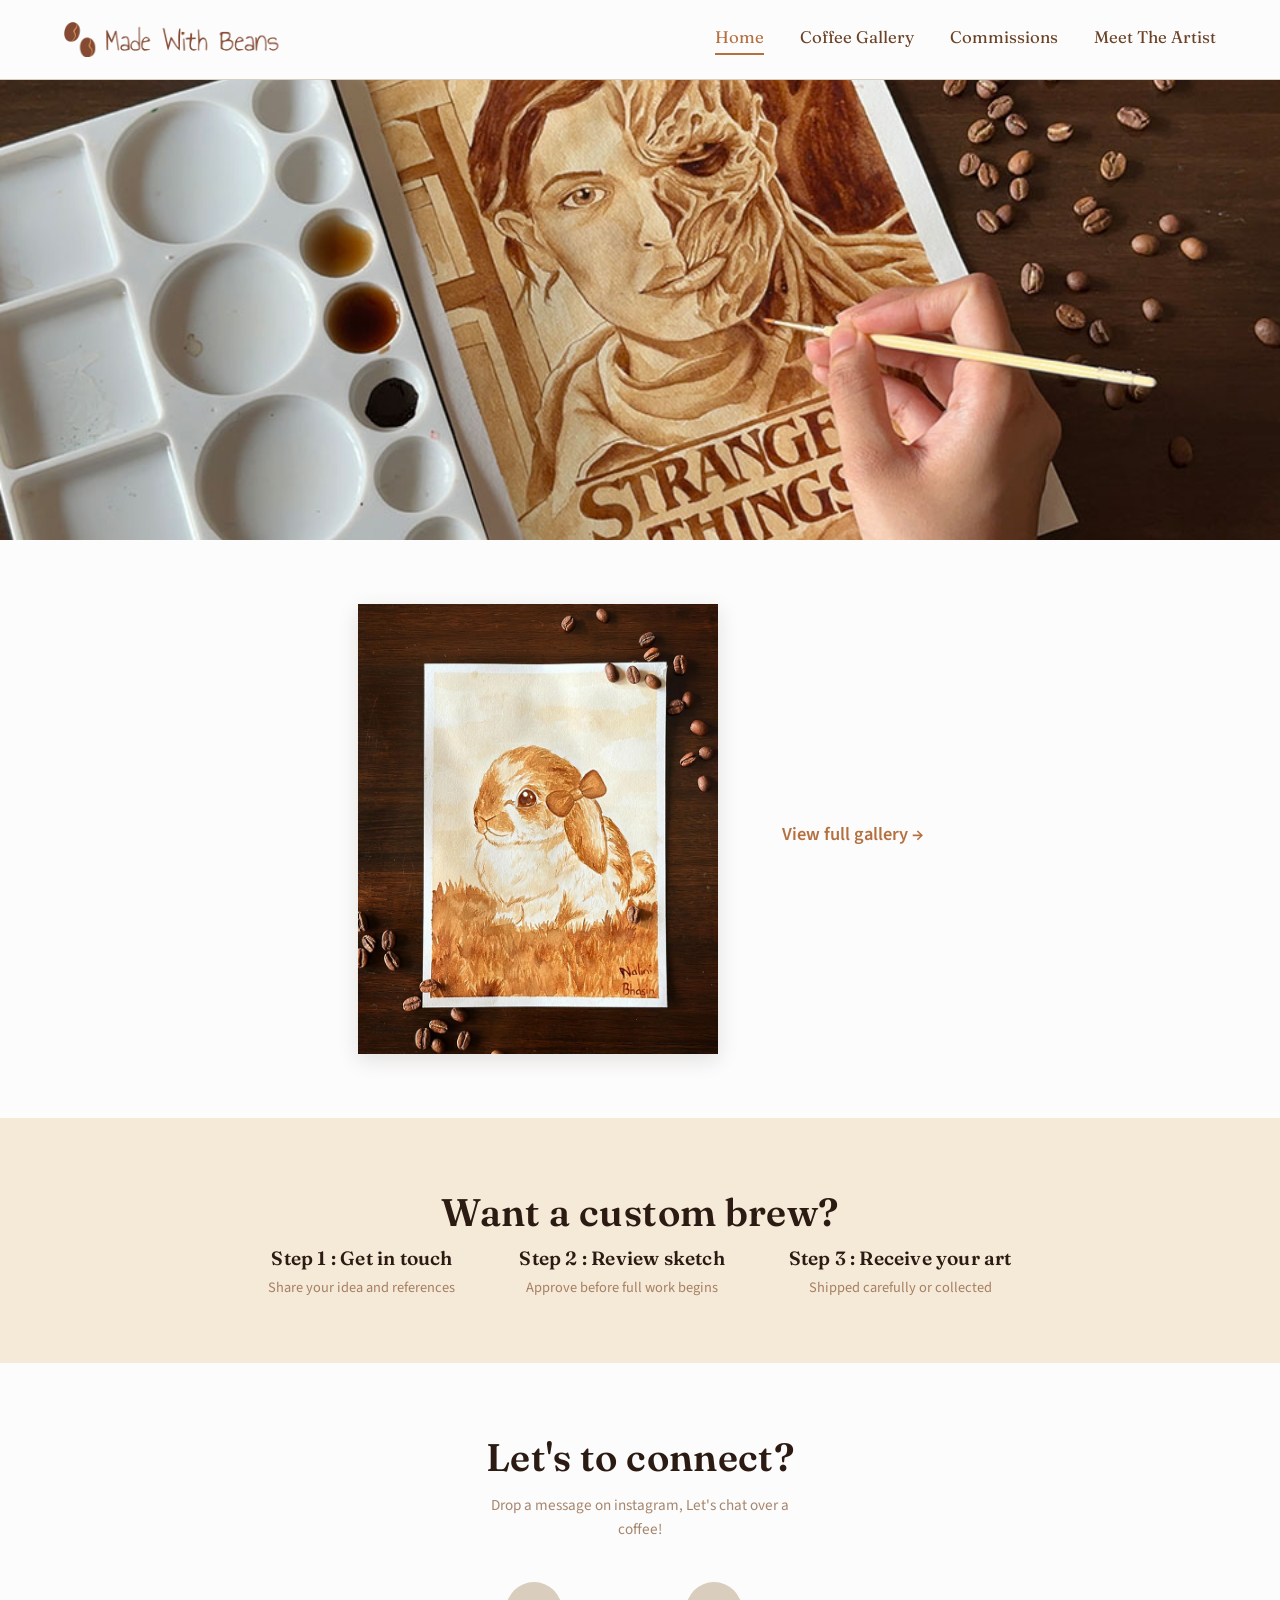
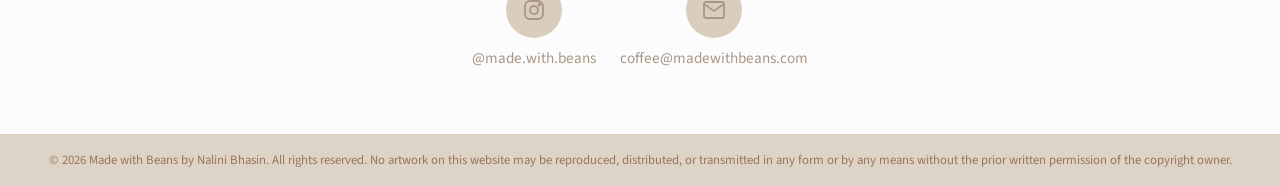
<file: index.html>
<!DOCTYPE html>
<html lang="en">
<head>
  <meta charset="UTF-8">
  <meta name="viewport" content="width=device-width, initial-scale=1.0">
  <title>Made with Beans — Coffee Art</title>
  <meta name="description" content="Original art made with coffee on watercolor paper. Browse the gallery or commission a custom piece.">
  <link rel="preconnect" href="https://fonts.googleapis.com">
  <link rel="preconnect" href="https://fonts.gstatic.com" crossorigin>
<link href="https://fonts.googleapis.com/css2?family=Fraunces:ital,opsz,wght@0,9..144,500;0,9..144,600;1,9..144,500&family=Source+Sans+3:wght@400;500;600;700&display=swap" rel="stylesheet"> <link rel="stylesheet" href="css/style.css">
</head>
<body>

  <div class="site-wrapper">

    <!-- ===== HEADER ===== -->
    <header class="site-header">
      <a href="index.html" class="logo-link">
        <span class="logo-mark">
          <img src="images/logoLight.png" alt="Made with Beans Logo">
        </span>
      </a>
      <nav class="desktop-nav" aria-label="Primary navigation">
        <a href="index.html">Home</a>
        <a href="gallery.html">Coffee Gallery</a>
        <a href="commissions.html">Commissions</a>
        <a href="about.html">Meet The Artist</a>
      </nav>
      <button class="burger-btn" aria-label="Open menu" aria-expanded="false">
        <span></span><span></span><span></span>
      </button>
    </header>

    <!-- ===== BURGER MENU ===== -->
    <div class="menu-overlay"></div>
    <nav class="menu-panel" aria-label="Site navigation">
      <div class="menu-panel-header">
        <span class="menu-title">Menu</span>
        <button class="menu-close" aria-label="Close menu">✕</button>
      </div>
      <ul class="menu-list">
        <li><a href="index.html">Home</a></li>
        <li><a href="gallery.html">Coffee Gallery</a></li>
        <li><a href="commissions.html">Commissions</a></li>
        <li><a href="about.html">Meet the Artist</a></li>
      </ul>
    </nav>

    <!-- ===== HERO ===== -->
    <section class="hero">
      <img src="images/hero-coffee-table.jpg" alt="Coffee cup and a coffee painting laid on a wooden table, surrounded by coffee beans">
    </section>

    <!-- ===== FEATURED PIECE ===== -->
      <section class="featured reveal">
        <div class="featured-frame">
          <img
            id="featuredImage"
            src="images/art-bunny.jpg"
            alt="Coffee painting of a rabbit sitting in grass, titled Bunny">
        </div>
       <a href="gallery.html" class="link-cta">View full gallery →</a>
      </section>

    <!-- ===== COMMISSIONS TEASER ===== -->
    <section class="commissions-section reveal">
      <h2>Want a custom brew?</h2>
      <div class="steps">
        <div class="step">
          <h3>Step 1 : Get in touch</h3>
          <p>Share your idea and references</p>
        </div>
        <div class="step">
          <h3>Step 2 : Review sketch</h3>
          <p>Approve before full work begins</p>
        </div>
        <div class="step">
          <h3>Step 3 : Receive your art</h3>
          <p>Shipped carefully or collected</p>
        </div>
      </div>
    </section>

    <!-- ===== FIND US ===== -->
    <section class="contact-section reveal">
      <h2>Let's to connect?</h2>
      <p class="tagline">Drop a message on instagram, Let's chat over a coffee!</p>
      <div class="contact-links">
        <a href="https://instagram.com/made.with.beans" class="contact-icon-link" target="_blank" rel="noopener">
          <span class="icon-circle" aria-hidden="true">
            <svg viewBox="0 0 24 24" fill="none" stroke="currentColor" stroke-width="1.8"><rect x="3" y="3" width="18" height="18" rx="5"/><circle cx="12" cy="12" r="4"/><circle cx="17.5" cy="6.5" r="1"/></svg>
          </span>
          <span>@made.with.beans</span>
        </a>
        <a href="mailto:coffee@madewithbeans.com" class="contact-icon-link">
          <span class="icon-circle" aria-hidden="true">
            <svg viewBox="0 0 24 24" fill="none" stroke="currentColor" stroke-width="1.8"><rect x="2" y="4" width="20" height="16" rx="2"/><path d="m2 6 10 7 10-7"/></svg>
          </span>
          <span>coffee@madewithbeans.com</span>
        </a>
      </div>
    </section>

    <!-- ===== FOOTER ===== -->
    <footer class="site-footer">
      © 2026 Made with Beans by Nalini Bhasin.
      All rights reserved. No artwork on this website may be reproduced, distributed, or transmitted in any form or by any means without the prior written permission of the copyright owner.

    </footer>

  </div>

  <script src="js/artworks-data.js"></script>
  <script src="js/main.js"></script>
</body>
</html>
</file>
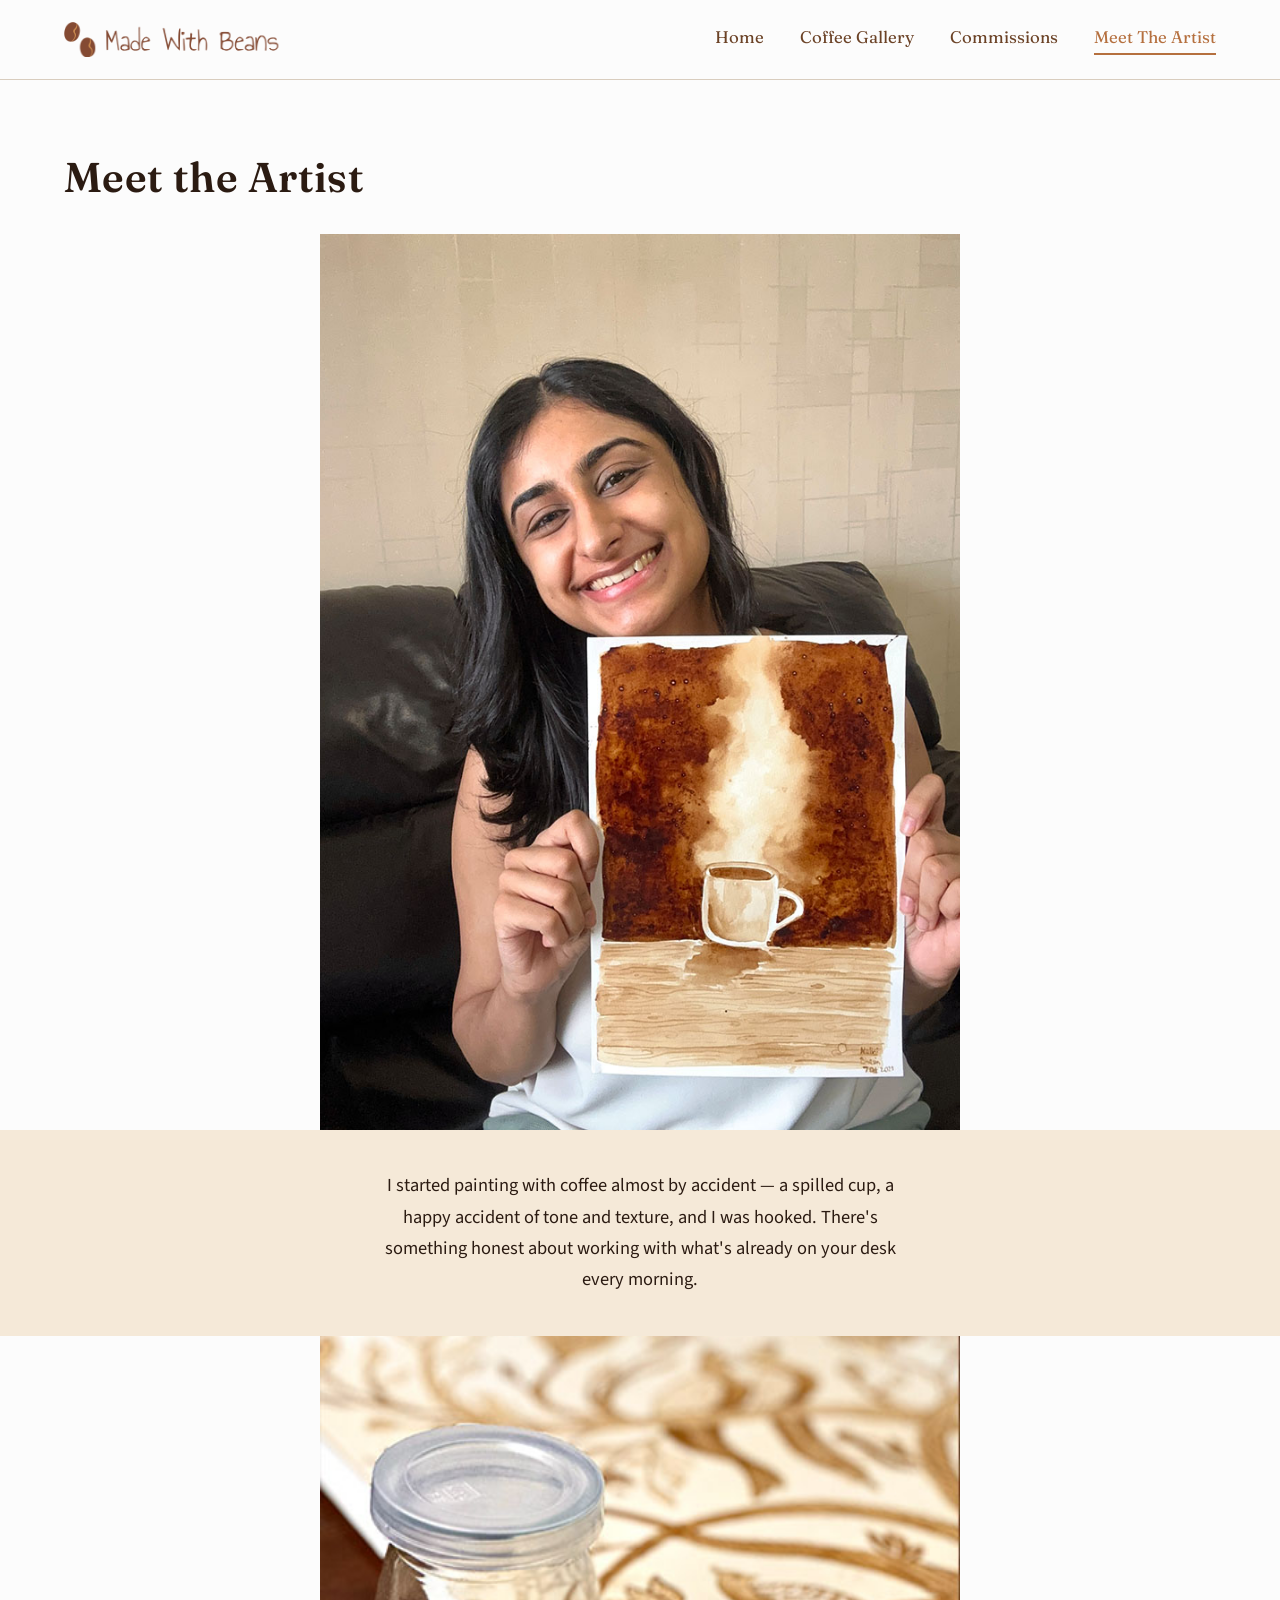
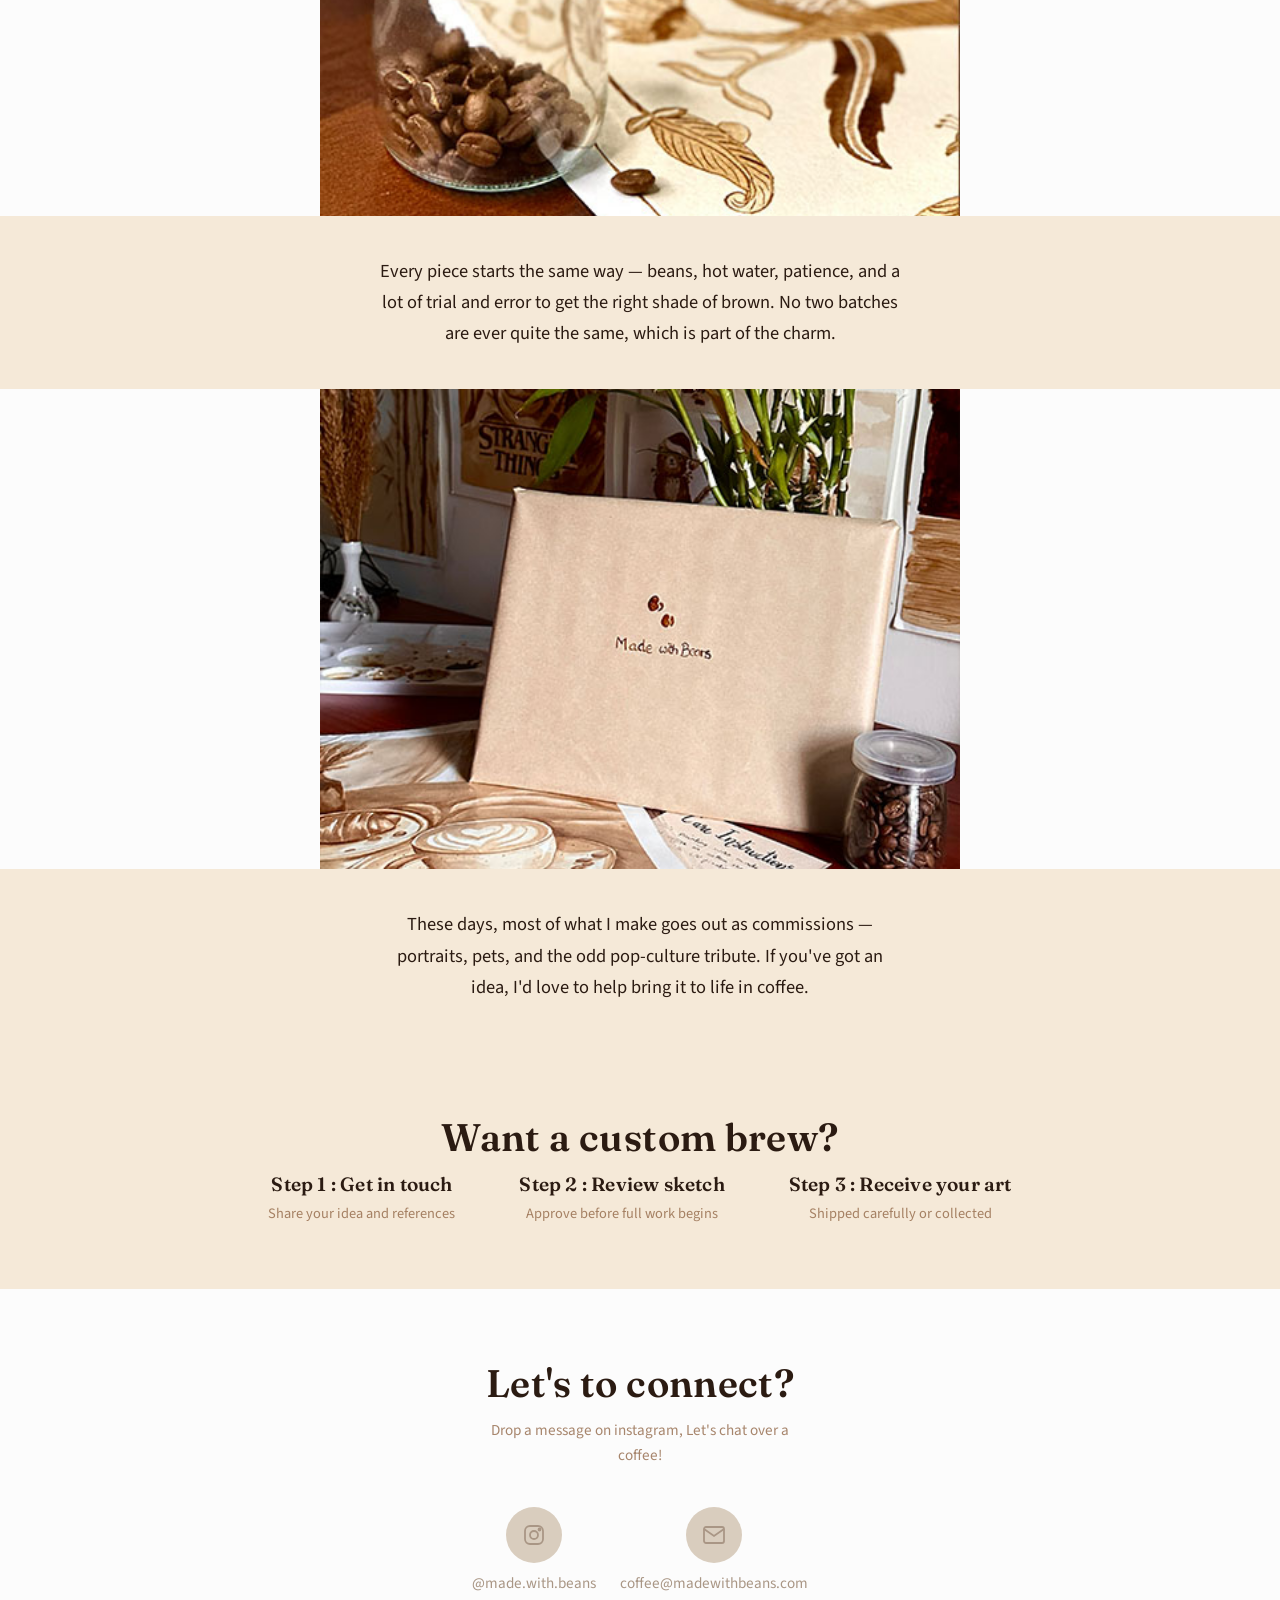
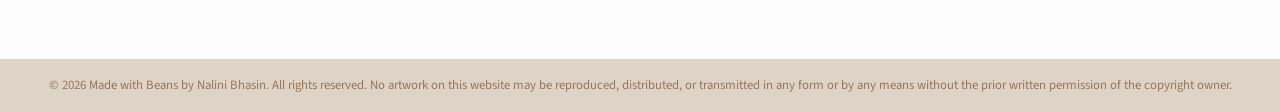
<file: about.html>
<!DOCTYPE html>
<html lang="en">
<head>
  <meta charset="UTF-8">
  <meta name="viewport" content="width=device-width, initial-scale=1.0">
  <title>About — Made with Beans</title>
  <meta name="description" content="The story behind Made with Beans — original art made with coffee.">
  <link rel="preconnect" href="https://fonts.googleapis.com">
  <link rel="preconnect" href="https://fonts.gstatic.com" crossorigin>
<link href="https://fonts.googleapis.com/css2?family=Fraunces:ital,opsz,wght@0,9..144,500;0,9..144,600;1,9..144,500&family=Source+Sans+3:wght@400;500;600;700&display=swap" rel="stylesheet">  <link rel="stylesheet" href="css/style.css">
</head>
<body>

  <div class="site-wrapper">

    <!-- ===== HEADER ===== -->
    <header class="site-header">
      <div class="header-left">
        <a href="index.html" class="back-btn" aria-label="Go back to Home">←</a>
        <a href="index.html" class="logo-link">
          <span class="logo-mark">
            <img src="images/logoLight.png" alt="Made with Beans Logo">
          </span>
        </a>
      </div>
      <nav class="desktop-nav" aria-label="Primary navigation">
        <a href="index.html">Home</a>
        <a href="gallery.html">Coffee Gallery</a>
        <a href="commissions.html">Commissions</a>
        <a href="about.html">Meet The Artist</a>
      </nav>
      <button class="burger-btn" aria-label="Open menu" aria-expanded="false">
        <span></span><span></span><span></span>
      </button>
    </header>

    <!-- ===== BURGER MENU ===== -->
    <div class="menu-overlay"></div>
    <nav class="menu-panel" aria-label="Site navigation">
      <div class="menu-panel-header">
        <span class="menu-title">Menu</span>
        <button class="menu-close" aria-label="Close menu">✕</button>
      </div>
      <ul class="menu-list">
        <li><a href="index.html">Home</a></li>
        <li><a href="gallery.html">Coffee Gallery</a></li>
        <li><a href="commissions.html">Commissions</a></li>
        <li><a href="about.html">Meet the Artist</a></li>
      </ul>
    </nav>

    <div class="page-title-bar">
      <h1>Meet the Artist</h1>
    </div>

    <!-- ===== PHOTO 1 ===== -->
    <div class="about-photo reveal">
      <img src="images/about-portrait.jpg" alt="The artist behind Made with Beans, holding up a finished coffee painting">
    </div>

    <!--
      COPY NOTE: placeholder text below — swap in your own story.
      Suggested prompts to answer: why coffee as a medium, what drew
      you to painting, what you want people to feel from your work.
    -->
    <div class="about-block reveal">
      <p>I started painting with coffee almost by accident — a spilled cup, a happy accident of tone and texture, and I was hooked. There's something honest about working with what's already on your desk every morning.</p>
    </div>

    <!-- ===== PHOTO 2 ===== -->
    <div class="about-photo secondary reveal">
      <img src="images/about-beans-jar.jpg" alt="A jar of coffee beans resting on a patterned tablecloth, with loose beans scattered around it">
    </div>

    <div class="about-block reveal">
      <p>Every piece starts the same way — beans, hot water, patience, and a lot of trial and error to get the right shade of brown. No two batches are ever quite the same, which is part of the charm.</p>
    </div>

    <!-- ===== PHOTO 3 ===== -->
    <div class="about-photo secondary reveal">
      <img src="images/about-studio-packaging.jpg" alt="A finished painting and a wrapped commission package on a desk, with a plant in the background">
    </div>

    <div class="about-block reveal">
      <p>These days, most of what I make goes out as commissions — portraits, pets, and the odd pop-culture tribute. If you've got an idea, I'd love to help bring it to life in coffee.</p>
    </div>

    <!-- ===== COMMISSIONS TEASER ===== -->
    <section class="commissions-section reveal">
      <h2>Want a custom brew?</h2>
      <div class="steps">
        <div class="step">
          <h3>Step 1 : Get in touch</h3>
          <p>Share your idea and references</p>
        </div>
        <div class="step">
          <h3>Step 2 : Review sketch</h3>
          <p>Approve before full work begins</p>
        </div>
        <div class="step">
          <h3>Step 3 : Receive your art</h3>
          <p>Shipped carefully or collected</p>
        </div>
      </div>
    </section>

    <!-- ===== FIND US ===== -->
    <section class="contact-section reveal">
      <h2>Let's to connect?</h2>
      <p class="tagline">Drop a message on instagram, Let's chat over a coffee!</p>
      <div class="contact-links">
        <a href="https://instagram.com/made.with.beans" class="contact-icon-link" target="_blank" rel="noopener">
          <span class="icon-circle" aria-hidden="true">
            <svg viewBox="0 0 24 24" fill="none" stroke="currentColor" stroke-width="1.8"><rect x="3" y="3" width="18" height="18" rx="5"/><circle cx="12" cy="12" r="4"/><circle cx="17.5" cy="6.5" r="1"/></svg>
          </span>
          <span>@made.with.beans</span>
        </a>
        <a href="mailto:coffee@madewithbeans.com" class="contact-icon-link">
          <span class="icon-circle" aria-hidden="true">
            <svg viewBox="0 0 24 24" fill="none" stroke="currentColor" stroke-width="1.8"><rect x="2" y="4" width="20" height="16" rx="2"/><path d="m2 6 10 7 10-7"/></svg>
          </span>
          <span>coffee@madewithbeans.com</span>
        </a>
      </div>
    </section>

    <!-- ===== FOOTER ===== -->
    <footer class="site-footer">
      © 2026 Made with Beans by Nalini Bhasin.
      All rights reserved. No artwork on this website may be reproduced, distributed, or transmitted in any form or by any means without the prior written permission of the copyright owner.

    </footer>

  </div>

  <script src="js/main.js"></script>
</body>
</html>
</file>
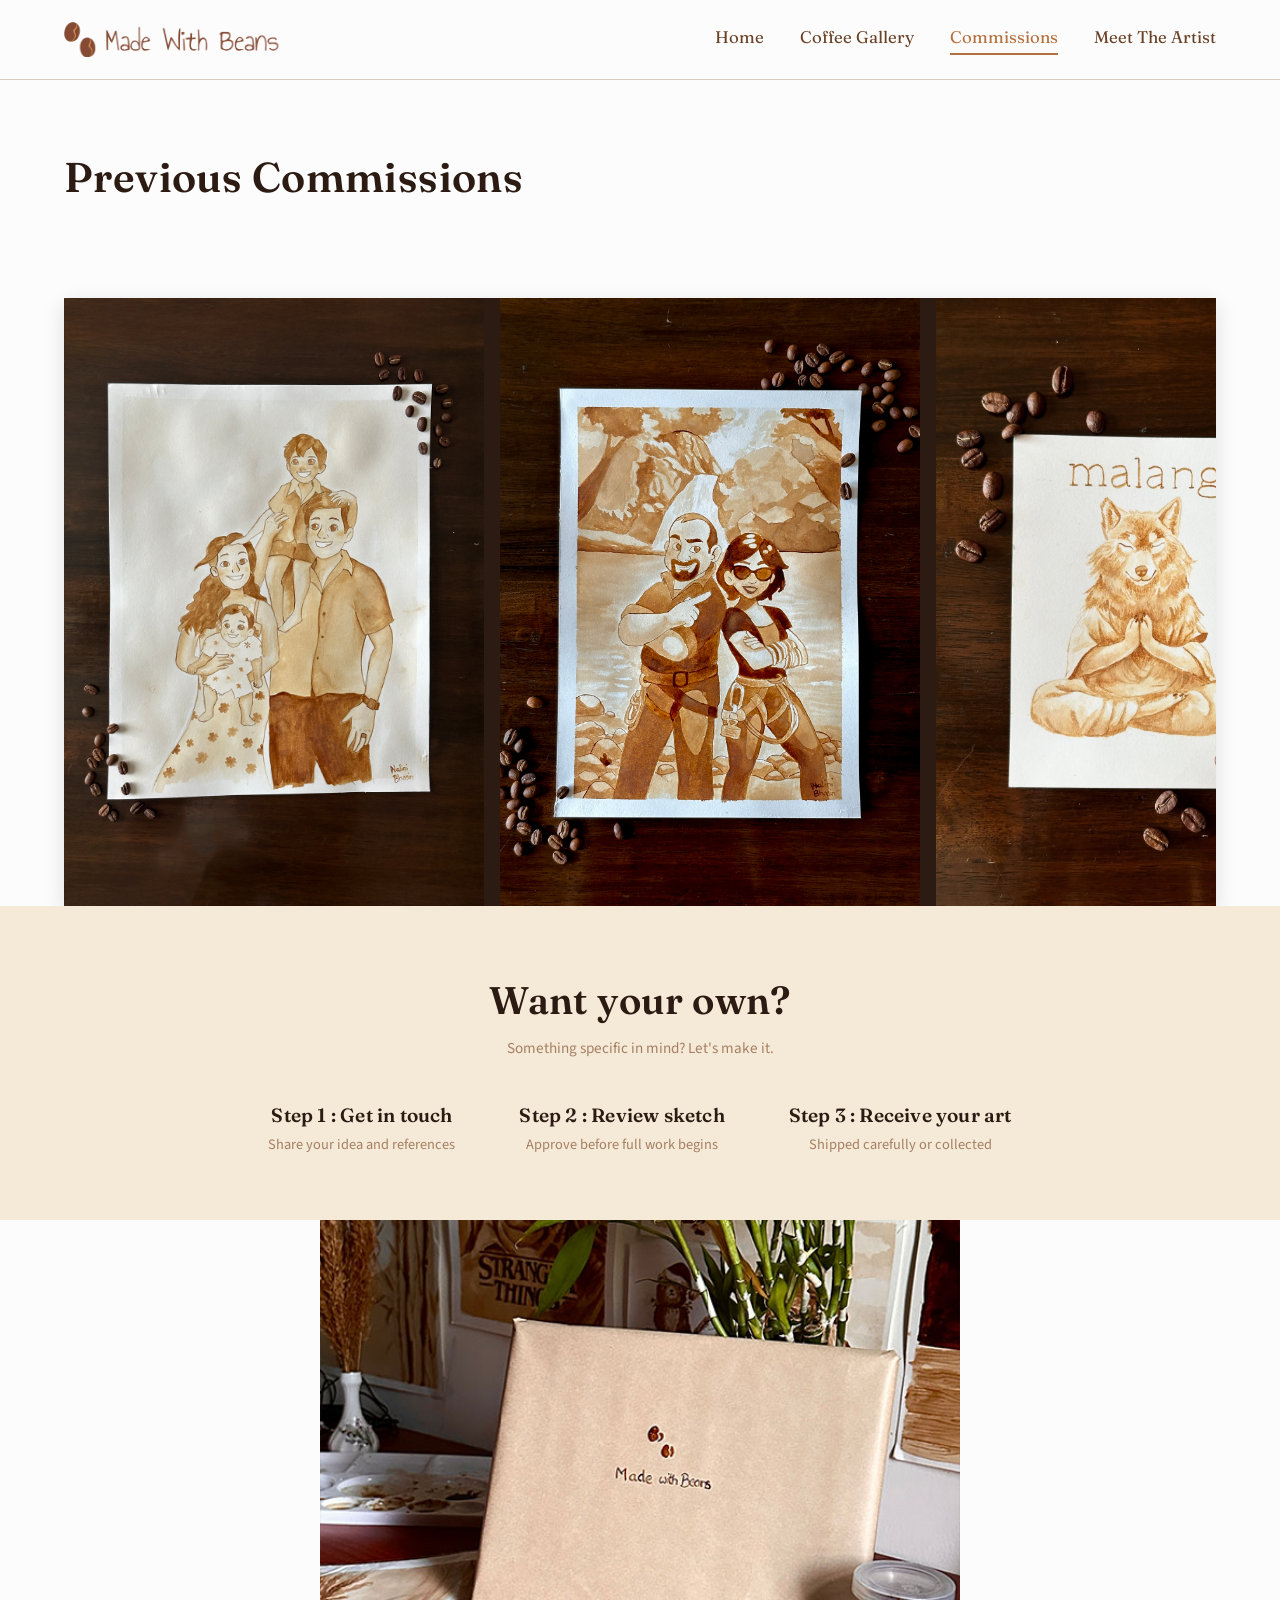
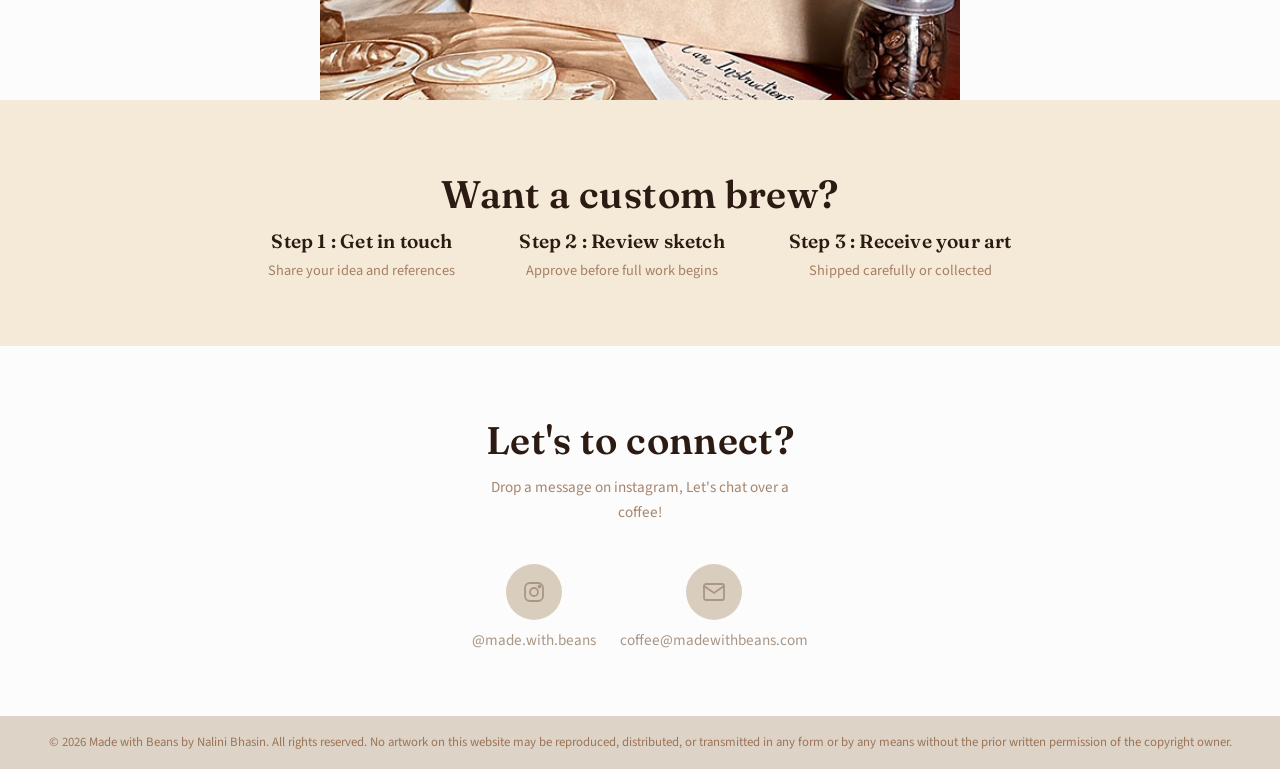
<file: commissions.html>
<!DOCTYPE html>
<html lang="en">
<head>
  <meta charset="UTF-8">
  <meta name="viewport" content="width=device-width, initial-scale=1.0">
  <title>Commissions — Made with Beans</title>
  <meta name="description" content="Commission a custom coffee painting. Share your idea, review a sketch, and receive your finished piece.">
  <link rel="preconnect" href="https://fonts.googleapis.com">
  <link rel="preconnect" href="https://fonts.gstatic.com" crossorigin>
<link href="https://fonts.googleapis.com/css2?family=Fraunces:ital,opsz,wght@0,9..144,500;0,9..144,600;1,9..144,500&family=Source+Sans+3:wght@400;500;600;700&display=swap" rel="stylesheet">  <link rel="stylesheet" href="css/style.css">
</head>
<body>

  <div class="site-wrapper">

    <!-- ===== HEADER ===== -->
    <header class="site-header">
      <div class="header-left">
        <a href="index.html" class="back-btn" aria-label="Go back to Home">←</a>
        <a href="index.html" class="logo-link">
          <span class="logo-mark">
            <img src="images/logoLight.png" alt="Made with Beans Logo">
         </span>
        </a>
      </div>
      <nav class="desktop-nav" aria-label="Primary navigation">
        <a href="index.html">Home</a>
        <a href="gallery.html">Coffee Gallery</a>
        <a href="commissions.html">Commissions</a>
        <a href="about.html">Meet The Artist</a>
      </nav>
      <button class="burger-btn" aria-label="Open menu" aria-expanded="false">
        <span></span><span></span><span></span>
      </button>
    </header>

    <!-- ===== BURGER MENU ===== -->
    <div class="menu-overlay"></div>
    <nav class="menu-panel" aria-label="Site navigation">
      <div class="menu-panel-header">
        <span class="menu-title">Menu</span>
        <button class="menu-close" aria-label="Close menu">✕</button>
      </div>
      <ul class="menu-list">
        <li><a href="index.html">Home</a></li>
        <li><a href="gallery.html">Coffee Gallery</a></li>
        <li><a href="commissions.html">Commissions</a></li>
        <li><a href="about.html">Meet the Artist</a></li>
      </ul>
    </nav>

    <!-- ===== PREVIOUS COMMISSION SHOWCASE ===== -->
    <div class="page-title-bar">
        <h1>Previous Commissions</h1>
    </div>

    <section class="commission-hero reveal full-bleed">
        <div class="commission-hero-frame">
            <div class="conveyor-track" id="conveyorTrack"></div>
        </div>
    </section>

    <!-- ===== WANT YOUR OWN / STEPS ===== -->
    <section class="commissions-section reveal">
      <h2>Want your own?</h2>
      <p class="tagline">Something specific in mind? Let's make it.</p>
      <div class="steps">
        <div class="step">
          <h3>Step 1 : Get in touch</h3>
          <p>Share your idea and references</p>
        </div>
        <div class="step">
          <h3>Step 2 : Review sketch</h3>
          <p>Approve before full work begins</p>
        </div>
        <div class="step">
          <h3>Step 3 : Receive your art</h3>
          <p>Shipped carefully or collected</p>
        </div>
      </div>
    </section>

    <!-- ===== PACKAGING PHOTO ===== -->
    <div class="about-photo secondary reveal">
      <img src="images/commission-packaging.jpg" alt="A finished commission carefully packaged with kraft paper, sitting beside coffee beans and a finished painting">
    </div>


    <!-- ===== COMMISSIONS TEASER ===== -->
    <section class="commissions-section reveal">
      <h2>Want a custom brew?</h2>
      <div class="steps">
        <div class="step">
          <h3>Step 1 : Get in touch</h3>
          <p>Share your idea and references</p>
        </div>
        <div class="step">
          <h3>Step 2 : Review sketch</h3>
          <p>Approve before full work begins</p>
        </div>
        <div class="step">
          <h3>Step 3 : Receive your art</h3>
          <p>Shipped carefully or collected</p>
        </div>
      </div>
    </section>

    <!-- ===== FIND US ===== -->
    <section class="contact-section reveal">
      <h2>Let's to connect?</h2>
      <p class="tagline">Drop a message on instagram, Let's chat over a coffee!</p>
      <div class="contact-links">
        <a href="https://instagram.com/made.with.beans" class="contact-icon-link" target="_blank" rel="noopener">
          <span class="icon-circle" aria-hidden="true">
            <svg viewBox="0 0 24 24" fill="none" stroke="currentColor" stroke-width="1.8"><rect x="3" y="3" width="18" height="18" rx="5"/><circle cx="12" cy="12" r="4"/><circle cx="17.5" cy="6.5" r="1"/></svg>
          </span>
          <span>@made.with.beans</span>
        </a>
        <a href="mailto:coffee@madewithbeans.com" class="contact-icon-link">
          <span class="icon-circle" aria-hidden="true">
            <svg viewBox="0 0 24 24" fill="none" stroke="currentColor" stroke-width="1.8"><rect x="2" y="4" width="20" height="16" rx="2"/><path d="m2 6 10 7 10-7"/></svg>
          </span>
          <span>coffee@madewithbeans.com</span>
        </a>
      </div>
    </section>

 
    <!-- ===== COMMISSION REQUEST FORM ===== 
    
    <section class="commission-form-section reveal">
      <h2>Get in touch</h2>
      <p class="tagline">We'd love to hear from you — commissions, questions, or just say hello.</p>

      <!--
        FORM SETUP NOTE:
        This form posts to Formspree (a free service that forwards
        submissions straight to your email — no backend needed).
        To activate it:
          1. Go to https://formspree.io and sign up free
          2. Create a new form, set the destination to coffee@madewithbeans.com
          3. Replace YOUR_FORM_ID below with the ID Formspree gives you
        Until then, the form will show an error — that's expected.
      -->
      <!--
      <form class="commission-form" id="commissionForm" action="https://formspree.io/f/YOUR_FORM_ID" method="POST">
        <div class="form-group">
          <label for="name">Your name</label>
          <input type="text" id="name" name="name" required>
        </div>

        <div class="form-group">
          <label for="email">Your email</label>
          <input type="email" id="email" name="email" required>
        </div>

        <div class="form-group">
          <label for="description">Tell us about your idea</label>
          <span class="hint">Subject, mood, references — anything that helps us picture it.</span>
          <textarea id="description" name="description" required placeholder="e.g. A portrait of my dog Max, looking up, warm and playful..."></textarea>
        </div>
      -->
  <!--
        <div class="form-group">
          <label for="reference">Reference image (optional)</label>
          <div class="file-drop" id="fileDropZone">
            <span id="fileDropLabel">Tap to upload a reference photo</span>
            <span class="file-name" id="fileNameDisplay"></span>
            <input type="file" id="reference" name="reference" accept="image/*">
          </div>
        </div>

        <button type="submit" class="submit-btn" id="submitBtn">Send request</button>
        <p class="form-status" id="formStatus" role="status"></p>
      </form>
    </section>
  -->


    <!-- ===== FOOTER ===== -->
    <footer class="site-footer">
      © 2026 Made with Beans by Nalini Bhasin.
      All rights reserved. No artwork on this website may be reproduced, distributed, or transmitted in any form or by any means without the prior written permission of the copyright owner.

    </footer>

  </div>

  <script src="js/commission-images.js"></script>
  <script src="js/main.js"></script>
  <script src="js/commission-form.js"></script>
</body>
</html>
</file>
<file: css/style.css>
/* ============================================
   MADE WITH BEANS — Design Tokens
   Coffee-painting art portfolio
   ============================================ */

:root {
  /* Colors — drawn from the Figma design */
  --cream: #fcfcfc;        /* main background */
  --cream-deep: #F5E9D8;   /* section background (commissions block) */
  --coffee-dark: #2B1B12;  /* darkest brown — hero overlay, text on light */
  --coffee: #6B4226;       /* primary brown — headings, nav text */
  --coffee-mid: #8B5E3C;   /* mid brown — body text */
  --terracotta: #B5703F;   /* accent — buttons, links, "Get" pills */
  --terracotta-soft: #C98B5E;
  --taupe: #A99685;        /* muted captions, footer text */
  --taupe-light: #D9CDBE;  /* dividers, icon circles */
  --white: #FFFFFF;

  /* Type */
  --font-display: 'Fraunces', 'Playfair Display', Georgia, serif;
  --font-body: 'Source Sans 3', 'Nunito Sans', sans-serif;

  /* Spacing scale */
  --space-xs: 0.5rem;
  --space-sm: 1rem;
  --space-md: 1.5rem;
  --space-lg: 2.5rem;
  --space-xl: 4rem;

  /* Radii */
  --radius-sm: 8px;
  --radius-md: 16px;
  --radius-pill: 999px;

  /* Shadow */
  --shadow-soft: 0 4px 16px rgba(43, 27, 18, 0.08);
  --shadow-card: 0 6px 20px rgba(43, 27, 18, 0.12);
}

* {
  margin: 0;
  padding: 0;
  box-sizing: border-box;
}

html {
  scroll-behavior: smooth;
}

@media (prefers-reduced-motion: reduce) {
  html {
    scroll-behavior: auto;
  }
  *, *::before, *::after {
    animation-duration: 0.01ms !important;
    animation-iteration-count: 1 !important;
    transition-duration: 0.01ms !important;
  }
}

body {
  font-family: var(--font-body);
  background: var(--cream);
  color: var(--coffee);
  line-height: 1.6;
  -webkit-font-smoothing: antialiased;
  overflow-x: hidden;
}

img {
  max-width: 100%;
  display: block;
}

a {
  text-decoration: none;
  color: inherit;
}

button {
  font-family: inherit;
  cursor: pointer;
  border: none;
  background: none;
}

ul {
  list-style: none;
}

h1, h2, h3, h4 {
  font-family: var(--font-display);
  font-weight: 600;
  color: var(--coffee-dark);
  letter-spacing: 0.01em;
}

.site-wrapper {
  max-width: 480px;
  margin: 0 auto;
  background: var(--cream);
  min-height: 100vh;
  position: relative;
  box-shadow: 0 0 40px rgba(0,0,0,0.06);
}

/* ============================================
   HEADER / NAVBAR
   ============================================ */

.site-header {
  display: flex;
  align-items: center;
  justify-content: space-between;
  padding: var(--space-sm) var(--space-md);
  background: var(--cream);
  position: sticky;
  top: 0;
  z-index: 50;
  border-bottom: 1px solid var(--taupe-light);
}

.header-left {
  display: flex;
  align-items: center;
  gap: var(--space-sm);
}

.back-btn {
  font-size: 1.3rem;
  color: var(--coffee);
  display: flex;
  align-items: center;
  justify-content: center;
  width: 32px;
  height: 32px;
  flex-shrink: 0;
}

.logo-link {
  display: flex;
  align-items: center;
  gap: 0.5rem;
}

.logo-mark {
    width: 230px;      /* Change to your preferred size */
    height: 28px;
    display: flex;
    align-items: center;
    justify-content: center;
}

.logo-mark svg {
  width: 50px;
  height: 18px;
}

.logo-text {
  font-family: var(--font-display);
  font-size: 1.35rem;
  font-style: italic;
  color: var(--coffee-dark);
  white-space: nowrap;
}

.desktop-nav {
  display: none;
}

.desktop-nav a {
  font-family: var(--font-display);
  font-size: 1.05rem;
  color: var(--coffee);
  padding-bottom: 2px;
  border-bottom: 2px solid transparent;
  transition: color 0.2s ease, border-color 0.2s ease;
}

.desktop-nav a:hover,
.desktop-nav a:focus-visible {
  color: var(--terracotta);
}

.desktop-nav a.is-active {
  color: var(--terracotta);
  border-bottom-color: var(--terracotta);
}

.burger-btn {
  display: flex;
  flex-direction: column;
  gap: 5px;
  width: 32px;
  height: 32px;
  align-items: center;
  justify-content: center;
  flex-shrink: 0;
}

.burger-btn span {
  display: block;
  width: 22px;
  height: 2px;
  background: var(--coffee);
  border-radius: 0px;
  transition: transform 0.3s ease, opacity 0.3s ease;
}

.burger-btn[aria-expanded="true"] span:nth-child(1) {
  transform: translateY(7px) rotate(45deg);
}
.burger-btn[aria-expanded="true"] span:nth-child(2) {
  opacity: 0;
}
.burger-btn[aria-expanded="true"] span:nth-child(3) {
  transform: translateY(-7px) rotate(-45deg);
}

/* ============================================
   BURGER MENU OVERLAY
   ============================================ */

.menu-overlay {
  position: fixed;
  inset: 0;
  background: rgba(43, 27, 18, 0.45);
  opacity: 0;
  pointer-events: none;
  transition: opacity 0.3s ease;
  z-index: 90;
}

.menu-overlay.is-open {
  opacity: 1;
  pointer-events: auto;
}

.menu-panel {
  position: fixed;
  top: 0;
  right: 0;
  height: 100%;
  width: 78%;
  max-width: 340px;
  background: var(--cream);
  z-index: 100;
  transform: translateX(100%);
  transition: transform 0.35s cubic-bezier(0.25, 0.8, 0.25, 1);
  box-shadow: -8px 0 30px rgba(43, 27, 18, 0.15);
  display: flex;
  flex-direction: column;
  padding: var(--space-md);
}

.menu-panel.is-open {
  transform: translateX(0);
}

.menu-panel-header {
  display: flex;
  justify-content: space-between;
  align-items: center;
  margin-bottom: var(--space-lg);
}

.menu-title {
  font-family: var(--font-display);
  font-size: 1.4rem;
  color: var(--coffee-dark);
}

.menu-close {
  font-size: 1.5rem;
  color: var(--coffee);
  width: 32px;
  height: 32px;
  display: flex;
  align-items: center;
  justify-content: center;
}

.menu-list {
  display: flex;
  flex-direction: column;
  gap: var(--space-md);
}

.menu-list a {
  font-family: var(--font-display);
  font-size: 1.5rem;
  color: var(--coffee);
  padding: var(--space-xs) 0;
  border-bottom: 1px solid var(--taupe-light);
  transition: color 0.2s ease, padding-left 0.2s ease;
}

.menu-list a:hover,
.menu-list a:focus-visible {
  color: var(--terracotta);
  padding-left: 6px;
}

.menu-list a.is-active {
  color: var(--terracotta);
}

/* ============================================
   HERO (Home page)
   ============================================ */

.hero {
  position: relative;
  width: 100%;
  height: 260px;
  background: linear-gradient(180deg, rgba(43,27,18,0.15), rgba(43,27,18,0.35)), var(--coffee-dark);
  overflow: hidden;
}

.hero img {
  width: 100%;
  height: 100%;
  object-fit: cover;
}

/* ============================================
   FEATURED PIECE (Home page)
   ============================================ */

.featured {
  padding: var(--space-lg) var(--space-md);
  text-align: center;
}

.featured-frame {
  position: relative;
  border-radius: 0;
  overflow: hidden;
  box-shadow: var(--shadow-card);
  background: var(--coffee-dark);
}

.featured-frame img {
  width: 100%;
  aspect-ratio: 4/5;
  object-fit: cover;

  /* Fade animation */
  opacity: 1;
  transition: opacity 0.6s ease-in-out;
}

.featured h2 {
  font-size: 1.8rem;
  margin-top: var(--space-md);
}

.featured .medium {
  color: var(--taupe);
  font-size: 0.95rem;
  margin-top: 0.25rem;
}

.featured .dims {
  color: var(--taupe);
  font-size: 0.95rem;
  margin-bottom: var(--space-md);
}

.link-cta {
  display: inline-block;
  margin-top: var(--space-sm);
  color: var(--terracotta);
  font-weight: 600;
  font-size: 1.05rem;
  position: relative;
  padding-bottom: 4px;
}

.link-cta::after {
  content: '';
  position: absolute;
  left: 0;
  bottom: 0;
  height: 1px;
  width: 100%;
  background: var(--terracotta);
  transform: scaleX(0);
  transform-origin: left;
  transition: transform 0.25s ease;
}

.link-cta:hover::after,
.link-cta:focus-visible::after {
  transform: scaleX(1);
}

/* ============================================
   COMMISSIONS SECTION (shared across pages)
   ============================================ */

.commissions-section {
  background: var(--cream-deep);
  padding: var(--space-xl) var(--space-md);
  text-align: center;
}

.commissions-section h2 {
  font-size: 2rem;
}

.commissions-section .tagline {
  color: var(--coffee-mid);
  opacity: 0.75;
  margin-top: 0.25rem;
  margin-bottom: var(--space-lg);
  font-size: 0.95rem;
}

.steps {
  display: flex;
  flex-direction: column;
  gap: var(--space-md);
}

.step h3 {
  font-size: 1.2rem;
  font-weight: 600;
  color: var(--coffee-dark);
}

.step p {
  color: var(--coffee-mid);
  opacity: 0.75;
  font-size: 0.9rem;
  margin-top: 0.15rem;
}

/* ============================================
   FIND US / CONTACT SECTION (shared)
   ============================================ */

.contact-section {
  padding: var(--space-xl) var(--space-md);
  text-align: center;
}

.contact-section h2 {
  font-size: 2rem;
}

.contact-section .tagline {
  color: var(--coffee-mid);
  opacity: 0.75;
  margin-top: 0.25rem;
  margin-bottom: var(--space-lg);
  font-size: 0.95rem;
  max-width: 320px;
  margin-left: auto;
  margin-right: auto;
}

.contact-links {
  display: flex;
  flex-direction: column;
  align-items: center;
  gap: var(--space-md);
}

.contact-icon-link {
  display: flex;
  flex-direction: column;
  align-items: center;
  gap: var(--space-xs);
}

.icon-circle {
  width: 56px;
  height: 56px;
  border-radius: 50%;
  background: var(--taupe-light);
  display: flex;
  align-items: center;
  justify-content: center;
  color: var(--coffee);
  transition: background 0.2s ease, transform 0.2s ease;
}

.icon-circle svg {
  width: 24px;
  height: 24px;
}

.contact-icon-link:hover .icon-circle,
.contact-icon-link:focus-visible .icon-circle {
  background: var(--terracotta-soft);
  color: var(--white);
  transform: translateY(-2px);
}

.contact-icon-link span {
  color: var(--taupe);
  font-size: 0.95rem;
}

/* ============================================
   FOOTER
   ============================================ */

.site-footer {
  background: var(--taupe-light);
  color: var(--coffee-mid);
  text-align: center;
  font-size: 0.8rem;
  padding: var(--space-sm) var(--space-md);
  opacity: 0.85;
}

/* ============================================
   GALLERY PAGE
   ============================================ */

.page-title-bar {
  padding: var(--space-lg) var(--space-md) var(--space-sm);
}

.page-title-bar h1 {
  font-size: 2.1rem;
}

.gallery-grid {
  display: grid;
  grid-template-columns: 1fr 1fr;
  gap: var(--space-sm);
  padding: var(--space-sm) var(--space-md) var(--space-lg);
}

.gallery-card {
  display: flex;
  flex-direction: column;
}

.gallery-card .art-frame {
  position: relative;
  border-radius: 0;
  overflow: hidden;
  background: var(--coffee-dark);
  box-shadow: var(--shadow-soft);
  cursor: pointer;
}

.gallery-card .art-frame img {
  width: 100%;
  aspect-ratio: 3/4;
  object-fit: cover;
  transition: transform 0.3s ease;
}

.gallery-card .art-frame:hover img,
.gallery-card .art-frame:focus-visible img {
  transform: scale(1.04);
}

.gallery-card .card-info {
  margin-top: var(--space-xs);
  display: flex;
  align-items: flex-start;
  justify-content: space-between;
  gap: 0.5rem;
}

.gallery-card h3 {
  font-size: 1.05rem;
  font-weight: 600;
}

.gallery-card .medium,
.gallery-card .dims {
  font-size: 0.75rem;
  color: var(--taupe);
  line-height: 1.4;
}

.get-btn {
  background: var(--terracotta);
  color: var(--white);
  font-size: 0.8rem;
  font-weight: 700;
  padding: 6px 16px;
  border-radius: var(--radius-pill);
  white-space: nowrap;
  flex-shrink: 0;
  transition: background 0.2s ease, transform 0.15s ease;
}

.get-btn:hover,
.get-btn:focus-visible {
  background: var(--coffee);
  transform: translateY(-1px);
}

.get-btn:active {
  transform: translateY(0);
}

/* ============================================
   ART DETAIL MODAL (Gallery popup)
   ============================================ */

.modal-overlay {
  position: fixed;
  inset: 0;
  background: rgba(43, 27, 18, 0.55);
  display: flex;
  align-items: flex-end;
  justify-content: center;
  opacity: 0;
  pointer-events: none;
  transition: opacity 0.25s ease;
  z-index: 200;
}

.modal-overlay.is-open {
  opacity: 1;
  pointer-events: auto;
}

.art-modal {
  position: relative;   /* Add this */

  background: var(--cream);
  border-radius: 20px 20px 0 0;
  width: 100%;
  max-width: 480px;
  max-height: 88vh;
  overflow-y: auto;
  transform: translateY(100%);
  transition: transform 0.3s cubic-bezier(0.25, 0.8, 0.25, 1);
  padding-bottom: var(--space-lg);
}

.modal-overlay.is-open .art-modal {
  transform: translateY(0);
}

.modal-drag-handle {
  position: absolute;
  top: 12px;
  left: 50%;
  transform: translateX(-50%);

  width: 40px;
  height: 4px;
  background: var(--taupe-light);
  border-radius: 999px;

  z-index: 10;
}

.modal-close {
  position: absolute;
  top: 14px;
  right: 14px;
  width: 34px;
  height: 34px;
  border-radius: 50%;
  background: rgba(255,255,255,0.85);
  display: flex;
  align-items: center;
  justify-content: center;
  font-size: 1.1rem;
  color: var(--coffee);
  z-index: 5;
}

.modal-art-image {
  position: relative;
  width: 100%;
}

.modal-art-image img {
  width: 100%;
  aspect-ratio: 4/5;
  object-fit: cover;
}

.modal-body {
  padding: var(--space-md);
}

.modal-body h2 {
  font-size: 1.6rem;
}

.modal-body .medium {
  color: var(--taupe);
  font-size: 0.95rem;
  margin-top: 0.2rem;
}

.modal-body .dims {
  color: var(--taupe);
  font-size: 0.95rem;
  margin-bottom: var(--space-sm);
}

.availability-badge {
  display: inline-flex;
  align-items: center;
  gap: 6px;
  padding: 6px 14px;
  border-radius: var(--radius-pill);
  font-size: 0.85rem;
  font-weight: 700;
  margin: var(--space-sm) 0;
}

.availability-badge.available {
  background: #E4EEDC;
  color: #4C6B3A;
}

.availability-badge.prints-only {
  background: #F2E3CC;
  color: #8B5E20;
}

.availability-badge.sold {
  background: var(--taupe-light);
  color: var(--coffee-mid);
}

.modal-body .desc {
  color: var(--coffee-mid);
  font-size: 0.95rem;
  margin: var(--space-sm) 0 var(--space-md);
}

.modal-cta-row {
  display: flex;
  gap: var(--space-sm);
  margin-top: var(--space-md);
}

.btn-solid {
  flex: 1;
  background: var(--terracotta);
  color: var(--white);
  text-align: center;
  padding: 12px;
  border-radius: var(--radius-pill);
  font-weight: 700;
  font-size: 0.95rem;
  transition: background 0.2s ease;
}

.btn-solid:hover,
.btn-solid:focus-visible {
  background: var(--coffee);
}

.btn-outline {
  flex: 1;
  border: 1.5px solid var(--coffee);
  color: var(--coffee);
  text-align: center;
  padding: 12px;
  border-radius: var(--radius-pill);
  font-weight: 700;
  font-size: 0.95rem;
  transition: background 0.2s ease, color 0.2s ease;
}

.btn-outline:hover,
.btn-outline:focus-visible {
  background: var(--coffee);
  color: var(--white);
}

/* ============================================
   COMMISSIONS PAGE — hero image + form
   ============================================ */
.full-bleed {
    width: 100vw;
    margin-left: calc(50% - 50vw);
}

.commission-hero {
  padding: var(--space-lg) 0 0;
}

.commission-hero-frame {
  border-radius: 0;
  overflow: hidden;
  box-shadow: var(--shadow-card);
  background: var(--coffee-dark);
}

.conveyor {
    width: 100%;
    overflow: hidden;
}

.conveyor-track {
  display: flex;
  gap: var(--space-sm);
  width: max-content;
  animation: conveyor-scroll 40s linear infinite;
}

.conveyor-track img {
  width: 420px;
  height: 608px;
  object-fit: cover;
  flex-shrink: 0;
  border-radius: 0;
}

@keyframes conveyor-scroll {
  from { transform: translateX(0); }
  to { transform: translateX(-50%); }
}

.commission-hero h1 {
  font-size: 1.9rem;
  margin-top: var(--space-md);
}

.commission-hero .medium,
.commission-hero .dims {
  color: var(--taupe);
  font-size: 0.9rem;
}

.commission-form-section {
  padding: var(--space-lg) var(--space-md);
}

.commission-form-section h2 {
  font-size: 1.8rem;
  text-align: center;
}

.commission-form-section > .tagline {
  text-align: center;
  color: var(--coffee-mid);
  opacity: 0.75;
  font-size: 0.95rem;
  margin-top: 0.25rem;
  margin-bottom: var(--space-lg);
}

.commission-form {
  display: flex;
  flex-direction: column;
  gap: var(--space-md);
}

.form-group {
  display: flex;
  flex-direction: column;
  gap: 6px;
}

.form-group label {
  font-size: 0.85rem;
  font-weight: 700;
  color: var(--coffee-dark);
}

.form-group .hint {
  font-size: 0.78rem;
  color: var(--taupe);
  font-weight: 400;
  margin-top: -2px;
}

.form-group input[type="text"],
.form-group input[type="email"],
.form-group select,
.form-group textarea {
  font-family: var(--font-body);
  font-size: 0.95rem;
  padding: 12px 14px;
  border: 1.5px solid var(--taupe-light);
  border-radius: var(--radius-sm);
  background: var(--white);
  color: var(--coffee-dark);
  transition: border-color 0.2s ease;
}

.form-group input:focus-visible,
.form-group select:focus-visible,
.form-group textarea:focus-visible {
  outline: none;
  border-color: var(--terracotta);
}

.form-group textarea {
  resize: vertical;
  min-height: 100px;
}

.file-drop {
  border: 1.5px dashed var(--taupe-light);
  border-radius: var(--radius-sm);
  padding: var(--space-md);
  text-align: center;
  color: var(--taupe);
  font-size: 0.85rem;
  background: var(--white);
  cursor: pointer;
  transition: border-color 0.2s ease, background 0.2s ease;
}

.file-drop:hover,
.file-drop.is-dragover {
  border-color: var(--terracotta);
  background: #FBF3E8;
}

.file-drop input[type="file"] {
  display: none;
}

.file-drop .file-name {
  display: block;
  margin-top: 6px;
  color: var(--coffee);
  font-weight: 600;
}

.submit-btn {
  background: var(--terracotta);
  color: var(--white);
  font-weight: 700;
  font-size: 1rem;
  padding: 14px;
  border-radius: var(--radius-pill);
  margin-top: var(--space-xs);
  transition: background 0.2s ease, transform 0.15s ease;
}

.submit-btn:hover,
.submit-btn:focus-visible {
  background: var(--coffee);
}

.submit-btn:disabled {
  opacity: 0.6;
  cursor: not-allowed;
}

.form-status {
  text-align: center;
  font-size: 0.9rem;
  margin-top: var(--space-xs);
  min-height: 1.2em;
}

.form-status.success {
  color: #4C6B3A;
}

.form-status.error {
  color: #A33B3B;
}

/* ============================================
   ABOUT PAGE
   ============================================ */

.about-photo {
  width: 100%;
  aspect-ratio: 5/7;
  overflow: hidden;
}

.about-photo img {
  width: 100%;
  height: 100%;
  object-fit: cover;
}

.about-block {
  background: var(--cream-deep);
  padding: var(--space-lg) var(--space-md);
  text-align: center;
}

.about-block p {
  font-size: 1.05rem;
  color: var(--coffee-dark);
  line-height: 1.7;
  max-width: 320px;
  margin: 0 auto;
}

.about-photo.secondary {
  aspect-ratio: 4/3;
}

/* ============================================
   UTILITY
   ============================================ */

.visually-hidden {
  position: absolute;
  width: 1px;
  height: 1px;
  overflow: hidden;
  clip: rect(0 0 0 0);
  white-space: nowrap;
}

:focus-visible {
  outline: 2px solid var(--terracotta);
  outline-offset: 2px;
}

.no-scroll {
  overflow: hidden;
  height: 100%;
}

/* Reveal-on-scroll (simple fade up) */
.reveal {
  opacity: 0;
  transform: translateY(16px);
  transition: opacity 0.6s ease, transform 0.6s ease;
}

.reveal.is-visible {
  opacity: 1;
  transform: translateY(0);
}

/* ============================================
   RESPONSIVE — TABLET (≥700px)
   ============================================ */

@media (min-width: 700px) {

  .site-wrapper {
    max-width: 700px;
  }

  .site-header {
    padding: var(--space-md) var(--space-lg);
  }

  .hero {
    height: 340px;
  }

  .featured-frame {
    max-width: 380px;
    margin: 0 auto;
  }

  .gallery-grid {
    grid-template-columns: repeat(3, 1fr);
    gap: var(--space-md);
    padding: var(--space-sm) var(--space-lg) var(--space-xl);
  }

  .steps {
    flex-direction: row;
    justify-content: center;
    gap: var(--space-lg);
  }

  .step {
    max-width: 220px;
    text-align: center;
  }

  .contact-links {
    flex-direction: row;
    justify-content: center;
  }

  .about-photo {
    max-width: 520px;
    margin: 0 auto;
  }

  .about-block p {
    max-width: 460px;
  }

  .commission-hero-frame {
    max-width: 420px;
    margin: 0 auto;
  }

  .commission-form-section {
    max-width: 560px;
    margin: 0 auto;
    padding-left: var(--space-lg);
    padding-right: var(--space-lg);
  }

  .commissions-section,
  .contact-section {
    padding-left: var(--space-lg);
    padding-right: var(--space-lg);
  }
}

/* ============================================
   RESPONSIVE — DESKTOP (≥1024px)
   ============================================ */

@media (min-width: 1024px) {

  body {
    background: var(--cream-deep);
  }

  .site-wrapper {
    max-width: 1680px;
    box-shadow: var(--shadow-card);
  }

  .site-header {
    padding: var(--space-md) var(--space-xl);
  }

  .desktop-nav {
    display: flex;
    align-items: center;
    gap: 2.25rem;
  }

  .burger-btn,
  .menu-panel,
  .menu-overlay,
  .back-btn {
    display: none;
  }

  .logo-text {
    font-size: 1.5rem;
  }

  .hero {
    height: 460px;
  }

  .featured {
    display: flex;
    align-items: center;
    justify-content: center;
    gap: var(--space-xl);
    padding: var(--space-xl);
    text-align: left;
  }

  .featured-frame {
    flex: 0 0 360px;
    max-width: 360px;
    margin: 0;
  }

  .featured h2 {
    font-size: 2.4rem;
  }

  .link-cta {
    font-size: 1.15rem;
  }

  .page-title-bar {
    padding: var(--space-xl) var(--space-xl) var(--space-md);
  }

  .page-title-bar h1 {
    font-size: 2.6rem;
  }

  .gallery-grid {
    grid-template-columns: repeat(4, 1fr);
    gap: var(--space-lg);
    padding: var(--space-sm) var(--space-xl) var(--space-xl);
  }

  .gallery-card .art-frame:hover img {
    transform: scale(1.06);
  }

  .commissions-section,
  .contact-section {
    padding: var(--space-xl);
  }

  .commissions-section h2,
  .contact-section h2 {
    font-size: 2.4rem;
  }

  .steps {
    gap: var(--space-xl);
  }

  .step {
    max-width: 240px;
  }

  .about-photo {
    max-width: 640px;
  }

  .about-block p {
    max-width: 520px;
    font-size: 1.15rem;
  }

  .commission-hero {
    padding: var(--space-xl) var(--space-xl) 0;
  }

  .commission-hero-frame {
    max-width: 1680px;
  }

  .commission-hero h1 {
    font-size: 2.3rem;
  }

  .commission-form-section {
    max-width: 620px;
    padding-top: var(--space-xl);
    padding-bottom: var(--space-xl);
  }

  .modal-overlay {
    align-items: center;
  }

  .art-modal {
    max-width: 640px;
    max-height: 85vh;
    border-radius: var(--radius-md);
  }

  .modal-drag-handle {
    display: none;
  }
}
</file>
